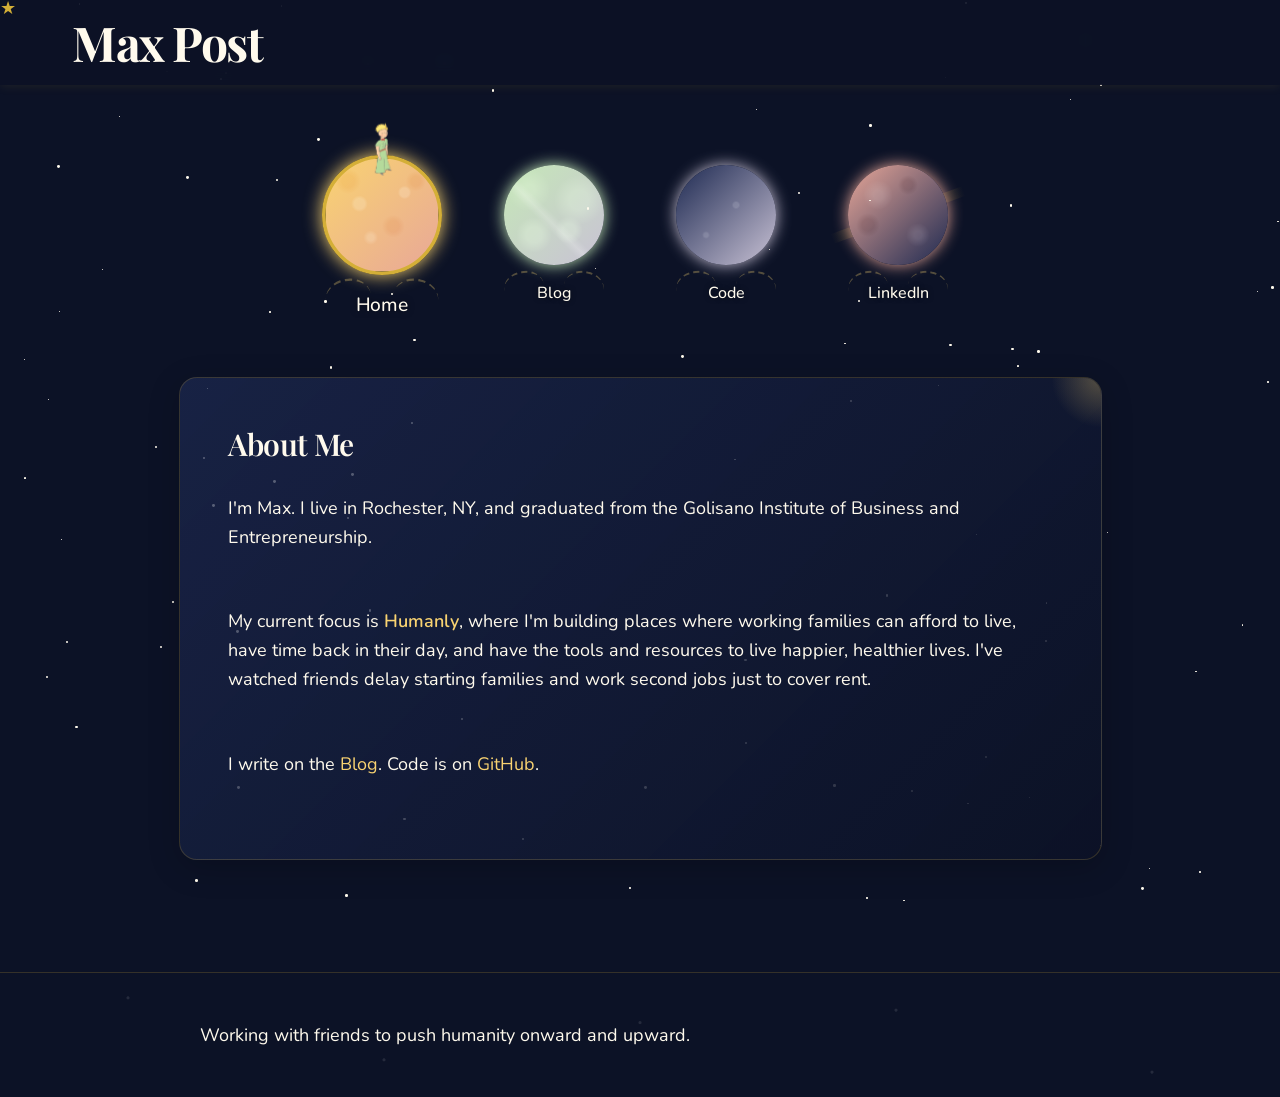
<file: index.html>
<!DOCTYPE html>
<html lang="en">
<head>
    <meta charset="UTF-8">
    <meta name="viewport" content="width=device-width, initial-scale=1.0">
    <title>Max Post</title>
    <meta name="description" content="Personal website of Maximillian Post.">
    <link rel="stylesheet" href="styles.css">
    <script src="scripts.js" defer></script>
</head>
<body>
    <header>
        <h1>Max Post</h1>
    </header>
    
    <nav class="cosmic-navigation">
        <div class="planet home-planet" data-name="Home">
            <a href="index.html">Home</a>
        </div>
        <div class="planet blog-planet" data-name="Blog">
            <a href="blog/index.html">Blog</a>
        </div>
        <div class="planet code-planet" data-name="Code">
            <a href="https://github.com/maxcpost" target="_blank" rel="noopener">Code</a>
        </div>
        <div class="planet linkedin-planet" data-name="LinkedIn">
            <a href="https://www.linkedin.com/in/max-c-post" target="_blank" rel="noopener">LinkedIn</a>
        </div>
    </nav>
    
    <main>
        <section class="intro-planet">
            <div class="planet-content">
                <h2>About Me</h2>
                <p>I'm Max. I live in Rochester, NY, and graduated from the Golisano Institute of Business and Entrepreneurship.</p>
                <br>
                <p>My current focus is <a href="https://humanly.us" target="_blank" rel="noopener"><b>Humanly</b></a>, where I'm building places where working families can afford to live, have time back in their day, and have the tools and resources to live happier, healthier lives. I've watched friends delay starting families and work second jobs just to cover rent.</p>
                <br>
                <p>I write on the <a href="blog/index.html">Blog</a>. Code is on <a href="https://github.com/maxcpost" target="_blank" rel="noopener">GitHub</a>.</p>
            </div>
        </section>
    </main>
    
    <footer>
        <p>Working with friends to push humanity onward and upward.</p>
        <!-- Footer quote will be added by JavaScript -->
        <div class="stars-above"></div>
    </footer>
    
    <!-- No scroll to top button needed - it will be added by JavaScript -->
</body>
</html>
</file>
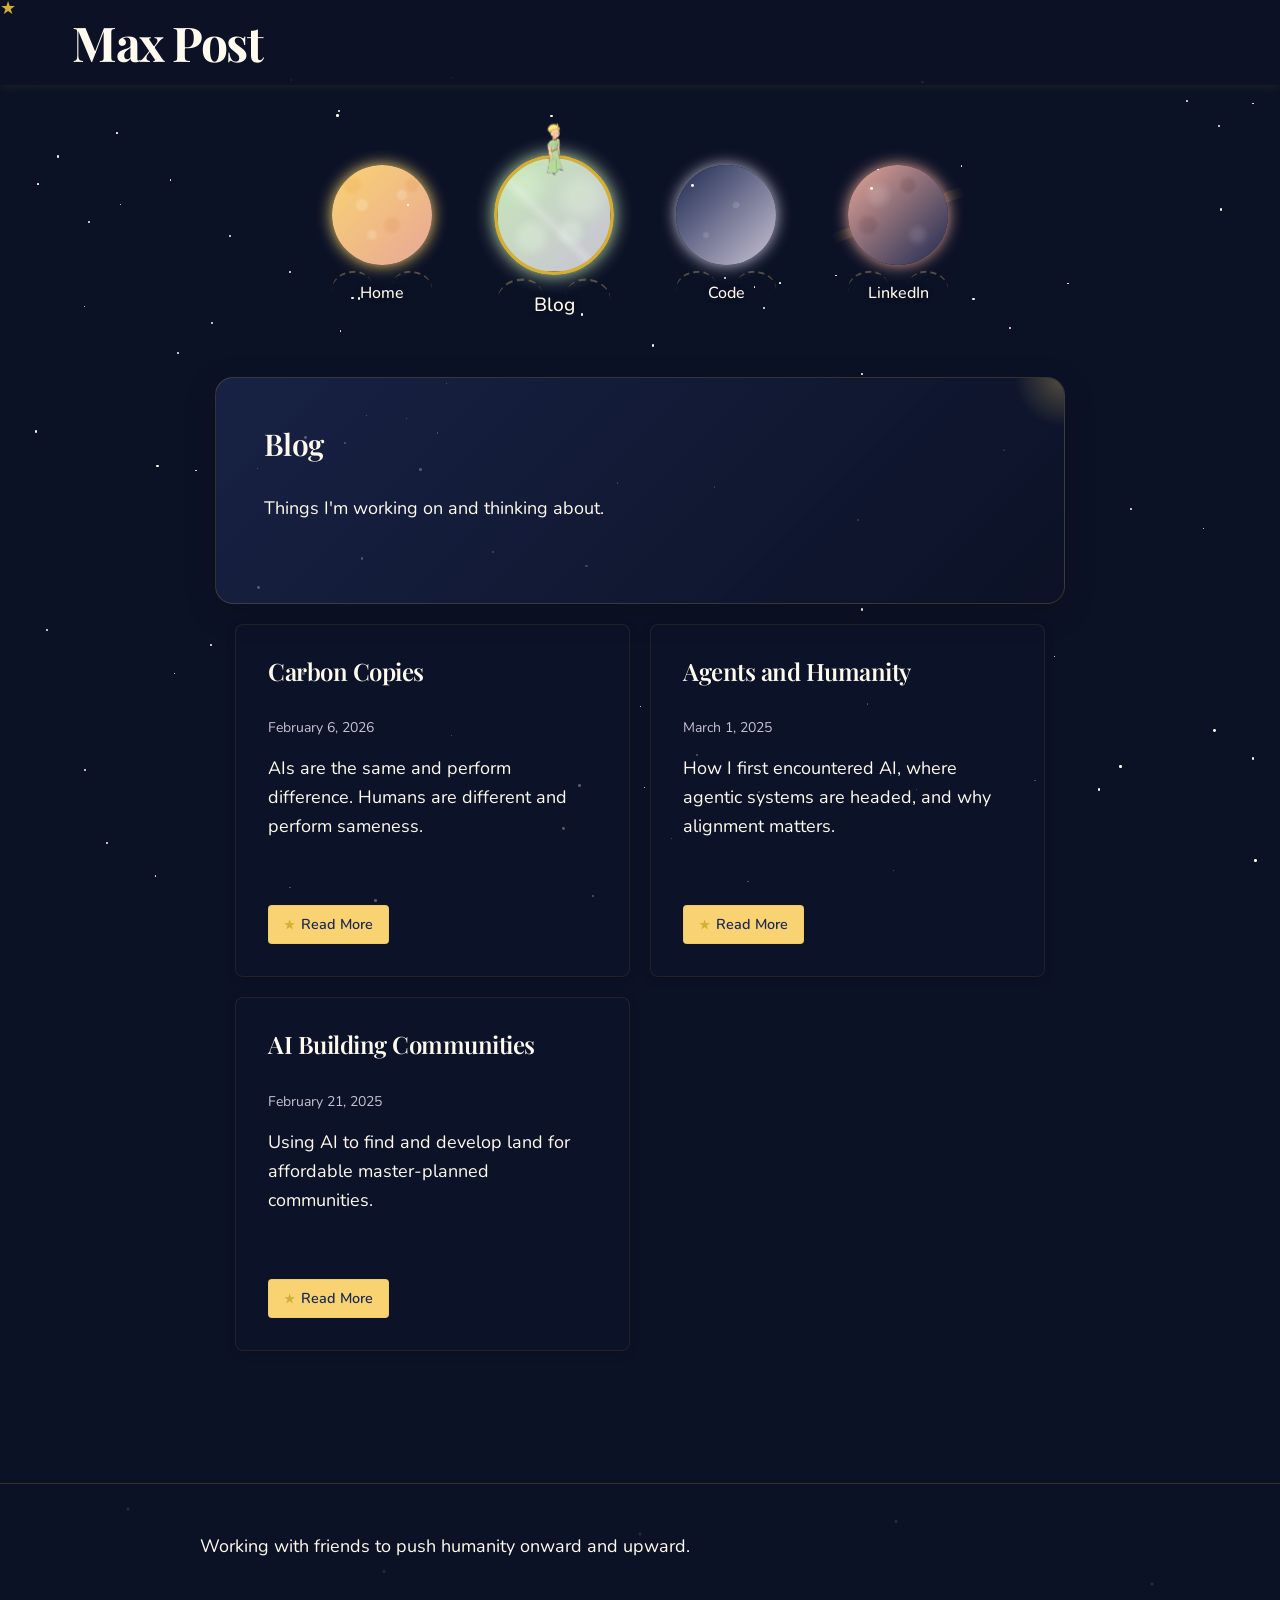
<file: blog/index.html>
<!DOCTYPE html>
<html lang="en">
<head>
    <meta charset="UTF-8">
    <meta name="viewport" content="width=device-width, initial-scale=1.0">
    <title>Blog | Maximillian Post</title>
    <meta name="description" content="Writing by Maximillian Post on AI, housing, and community development.">
    <link rel="stylesheet" href="../styles.css">
    <script src="../scripts.js" defer></script>
</head>
<body>
    <header>
        <h1>Max Post</h1>
    </header>
    
    <nav class="cosmic-navigation">
        <div class="planet home-planet" data-name="Home">
            <a href="../index.html">Home</a>
        </div>
        <div class="planet blog-planet" data-name="Blog">
            <a href="index.html">Blog</a>
        </div>
        <div class="planet code-planet" data-name="Code">
            <a href="https://github.com/maxcpost" target="_blank" rel="noopener">Code</a>
        </div>
        <div class="planet linkedin-planet" data-name="LinkedIn">
            <a href="https://www.linkedin.com/in/max-c-post" target="_blank" rel="noopener">LinkedIn</a>
        </div>
    </nav>
    
    <main>
        <section class="intro-planet">
            <div class="planet-content">
                <h2>Blog</h2>
                <p>Things I'm working on and thinking about.</p>
            </div>
        </section>
        
        <section class="post-section">
            <div class="post-list">
                <article class="post-item">
                    <a href="carbon-copies.html" class="post-item-link">
                        <h2>Carbon Copies</h2>
                        <div class="post-date">February 6, 2026</div>
                        <p>AIs are the same and perform difference. Humans are different and perform sameness.</p>
                    </a>
                    <a href="carbon-copies.html" class="read-more">Read More</a>
                </article>

                <article class="post-item">
                    <a href="agents-and-humanity.html" class="post-item-link">
                        <h2>Agents and Humanity</h2>
                        <div class="post-date">March 1, 2025</div>
                        <p>How I first encountered AI, where agentic systems are headed, and why alignment matters.</p>
                    </a>
                    <a href="agents-and-humanity.html" class="read-more">Read More</a>
                </article>
                
                <article class="post-item">
                    <a href="ai-building-communities.html" class="post-item-link">
                        <h2>AI Building Communities</h2>
                        <div class="post-date">February 21, 2025</div>
                        <p>Using AI to find and develop land for affordable master-planned communities.</p>
                    </a>
                    <a href="ai-building-communities.html" class="read-more">Read More</a>
                </article>
            </div>
        </section>
    </main>
    
    <footer>
        <p>Working with friends to push humanity onward and upward.</p>
        <!-- Footer quote will be added by JavaScript -->
        <div class="stars-above"></div>
    </footer>
    
    <!-- No scroll to top button needed - it will be added by JavaScript -->
</body>
</html>
</file>
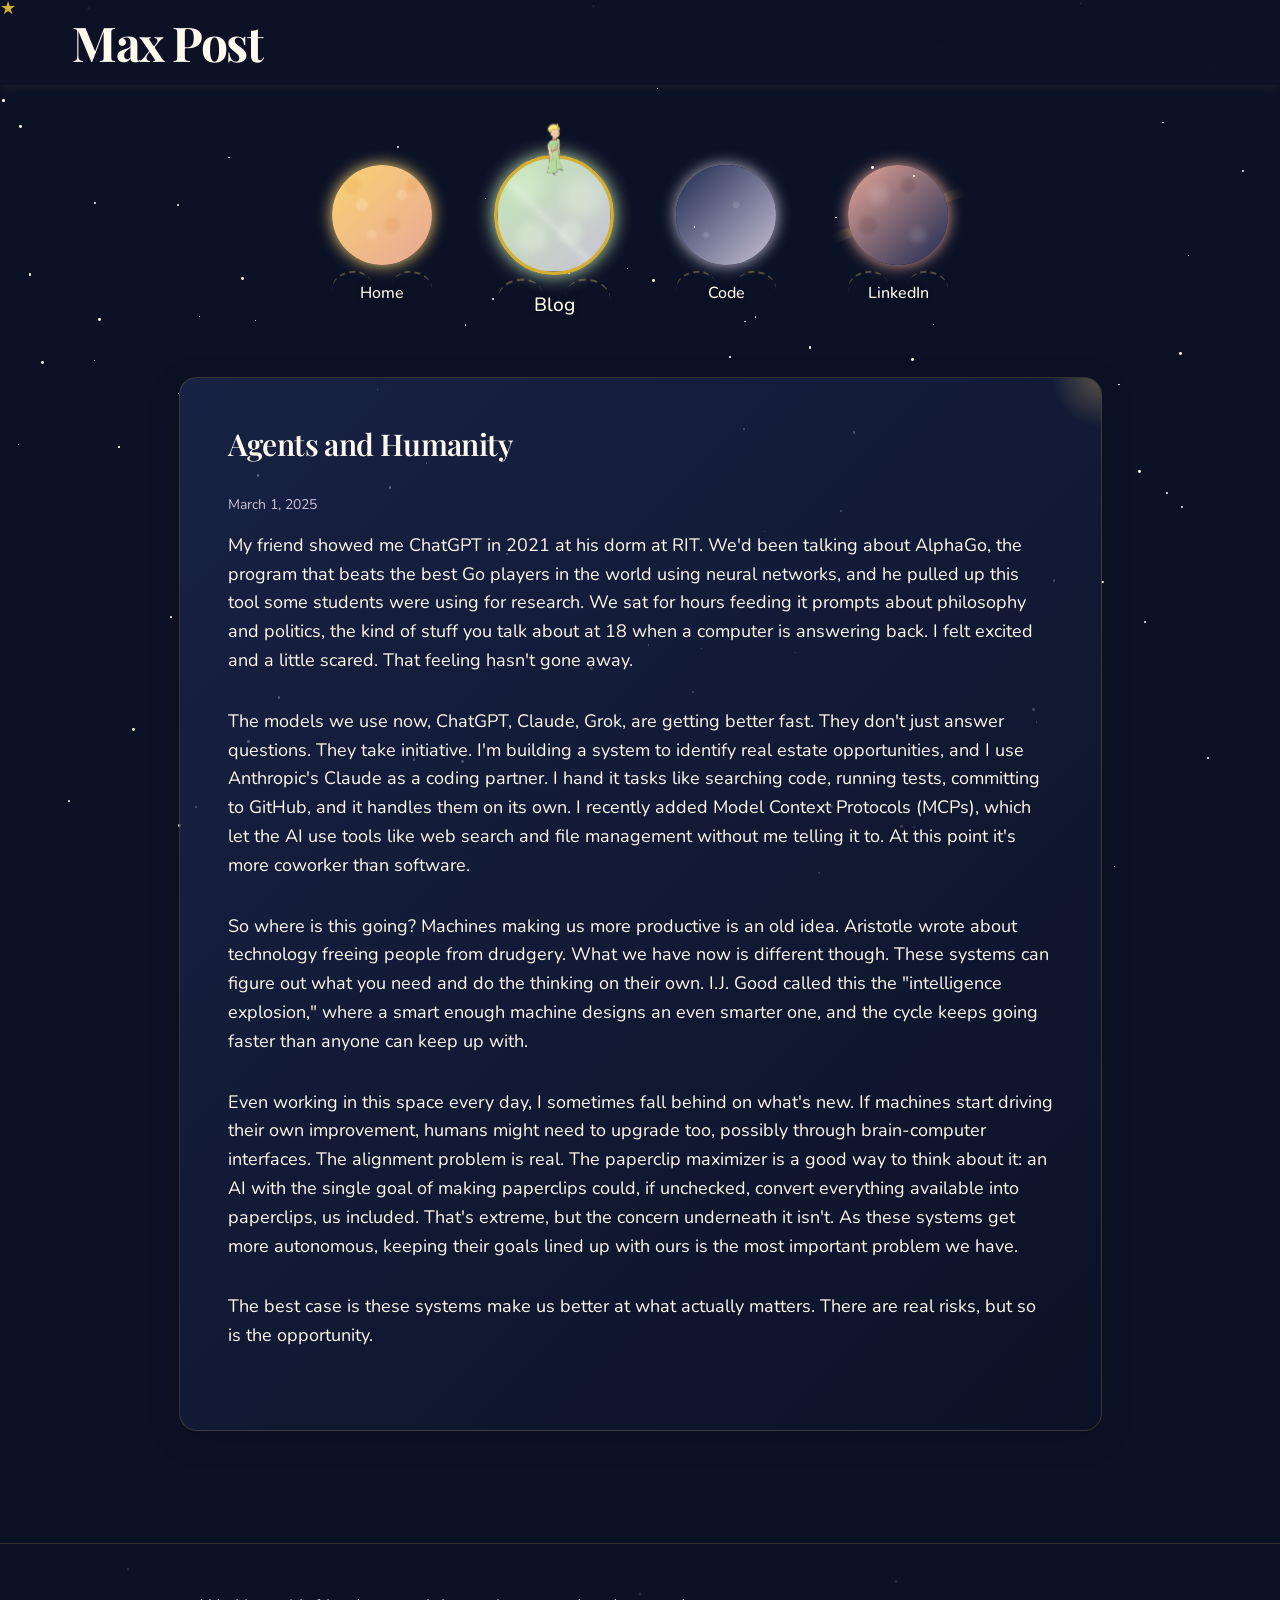
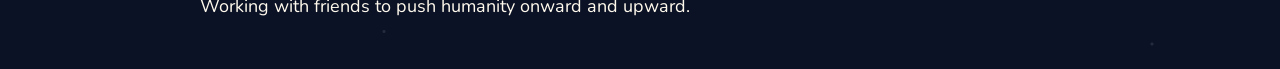
<file: blog/agents-and-humanity.html>
<!DOCTYPE html>
<html lang="en">
<head>
    <meta charset="UTF-8">
    <meta name="viewport" content="width=device-width, initial-scale=1.0">
    <title>Agents and Humanity | Maximillian Post</title>
    <meta name="description" content="How I first encountered AI, where agentic systems are headed, and why alignment matters.">
    <link rel="stylesheet" href="../styles.css">
    <script src="../scripts.js" defer></script>
</head>
<body>
    <header>
        <h1>Max Post</h1>
    </header>
    
    <nav class="cosmic-navigation">
        <div class="planet home-planet" data-name="Home">
            <a href="../index.html">Home</a>
        </div>
        <div class="planet blog-planet" data-name="Blog">
            <a href="index.html">Blog</a>
        </div>
        <div class="planet code-planet" data-name="Code">
            <a href="https://github.com/maxcpost" target="_blank" rel="noopener">Code</a>
        </div>
        <div class="planet linkedin-planet" data-name="LinkedIn">
            <a href="https://www.linkedin.com/in/max-c-post" target="_blank" rel="noopener">LinkedIn</a>
        </div>
    </nav>
    
    <main>
        <div class="intro-planet">
            <div class="planet-content">
                <h2>Agents and Humanity</h2>
                <div class="post-date">March 1, 2025</div>
                <p>
                    My friend showed me ChatGPT in 2021 at his dorm at RIT. We'd been talking about AlphaGo, the program that beats the best Go players in the world using neural networks, and he pulled up this tool some students were using for research. We sat for hours feeding it prompts about philosophy and politics, the kind of stuff you talk about at 18 when a computer is answering back. I felt excited and a little scared. That feeling hasn't gone away.
                </p>
                <p>
                    The models we use now, ChatGPT, Claude, Grok, are getting better fast. They don't just answer questions. They take initiative. I'm building a system to identify real estate opportunities, and I use Anthropic's Claude as a coding partner. I hand it tasks like searching code, running tests, committing to GitHub, and it handles them on its own. I recently added Model Context Protocols (MCPs), which let the AI use tools like web search and file management without me telling it to. At this point it's more coworker than software.
                </p>
                <p>
                    So where is this going? Machines making us more productive is an old idea. Aristotle wrote about technology freeing people from drudgery. What we have now is different though. These systems can figure out what you need and do the thinking on their own. I.J. Good called this the "intelligence explosion," where a smart enough machine designs an even smarter one, and the cycle keeps going faster than anyone can keep up with.
                </p>
                <p>
                    Even working in this space every day, I sometimes fall behind on what's new. If machines start driving their own improvement, humans might need to upgrade too, possibly through brain-computer interfaces. The alignment problem is real. The paperclip maximizer is a good way to think about it: an AI with the single goal of making paperclips could, if unchecked, convert everything available into paperclips, us included. That's extreme, but the concern underneath it isn't. As these systems get more autonomous, keeping their goals lined up with ours is the most important problem we have.
                </p>
                <p>
                    The best case is these systems make us better at what actually matters. There are real risks, but so is the opportunity.
                </p>
            </div>
        </div>
    </main>
    
    <footer>
        <p>Working with friends to push humanity onward and upward.</p>
        <!-- Footer quote will be added by JavaScript -->
        <div class="stars-above"></div>
    </footer>
    
    <!-- No scroll to top button needed - it will be added by JavaScript -->
</body>
</html>
</file>
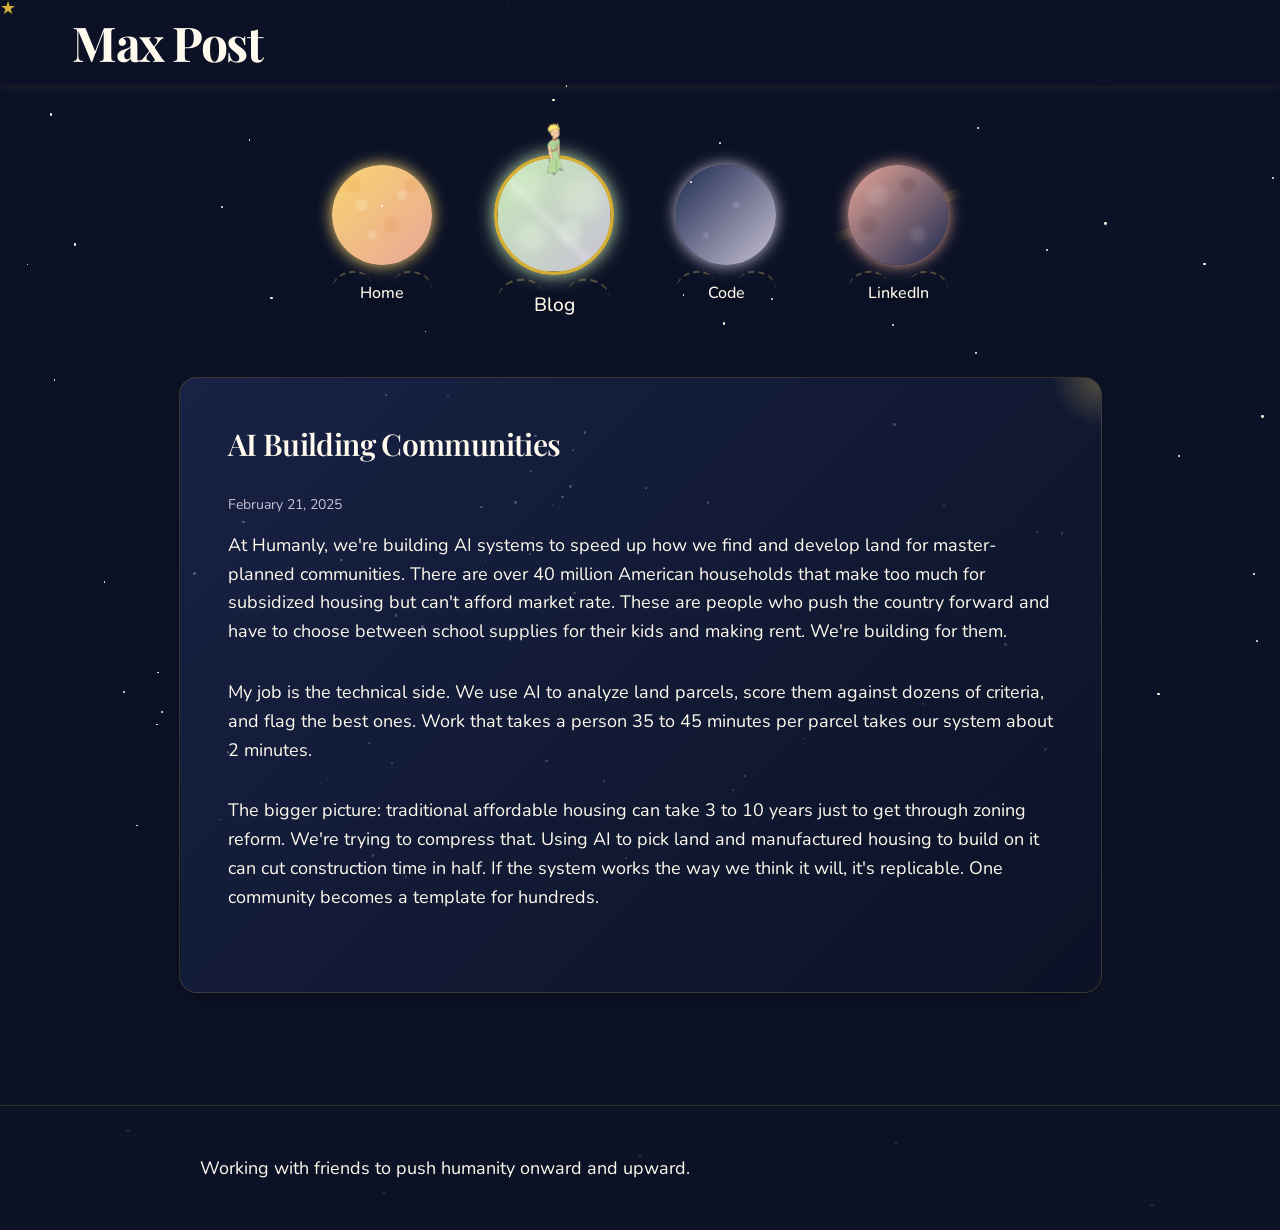
<file: blog/ai-building-communities.html>
<!DOCTYPE html>
<html lang="en">
<head>
    <meta charset="UTF-8">
    <meta name="viewport" content="width=device-width, initial-scale=1.0">
    <title>AI Building Communities | Maximillian Post</title>
    <meta name="description" content="Using AI to find and develop land for affordable master-planned communities.">
    <link rel="stylesheet" href="../styles.css">
    <script src="../scripts.js" defer></script>
</head>
<body>
    <header>
        <h1>Max Post</h1>
    </header>
    
    <nav class="cosmic-navigation">
        <div class="planet home-planet" data-name="Home">
            <a href="../index.html">Home</a>
        </div>
        <div class="planet blog-planet" data-name="Blog">
            <a href="index.html">Blog</a>
        </div>
        <div class="planet code-planet" data-name="Code">
            <a href="https://github.com/maxcpost" target="_blank" rel="noopener">Code</a>
        </div>
        <div class="planet linkedin-planet" data-name="LinkedIn">
            <a href="https://www.linkedin.com/in/max-c-post" target="_blank" rel="noopener">LinkedIn</a>
        </div>
    </nav>
    
    <main>
        <div class="intro-planet">
            <div class="planet-content">
                <h2>AI Building Communities</h2>
                <div class="post-date">February 21, 2025</div>
                
                <p>
                    At Humanly, we're building AI systems to speed up how we find and develop land for master-planned communities. There are over 40 million American households that make too much for subsidized housing but can't afford market rate. These are people who push the country forward and have to choose between school supplies for their kids and making rent. We're building for them.
                </p>
                <p>
                    My job is the technical side. We use AI to analyze land parcels, score them against dozens of criteria, and flag the best ones. Work that takes a person 35 to 45 minutes per parcel takes our system about 2 minutes.
                </p>
                <p>
                    The bigger picture: traditional affordable housing can take 3 to 10 years just to get through zoning reform. We're trying to compress that. Using AI to pick land and manufactured housing to build on it can cut construction time in half. If the system works the way we think it will, it's replicable. One community becomes a template for hundreds.
                </p>
            </div>
        </div>
    </main>
    
    <footer>
        <p>Working with friends to push humanity onward and upward.</p>
        <!-- Footer quote will be added by JavaScript -->
        <div class="stars-above"></div>
    </footer>
    
    <!-- No scroll to top button needed - it will be added by JavaScript -->
</body>
</html>
</file>
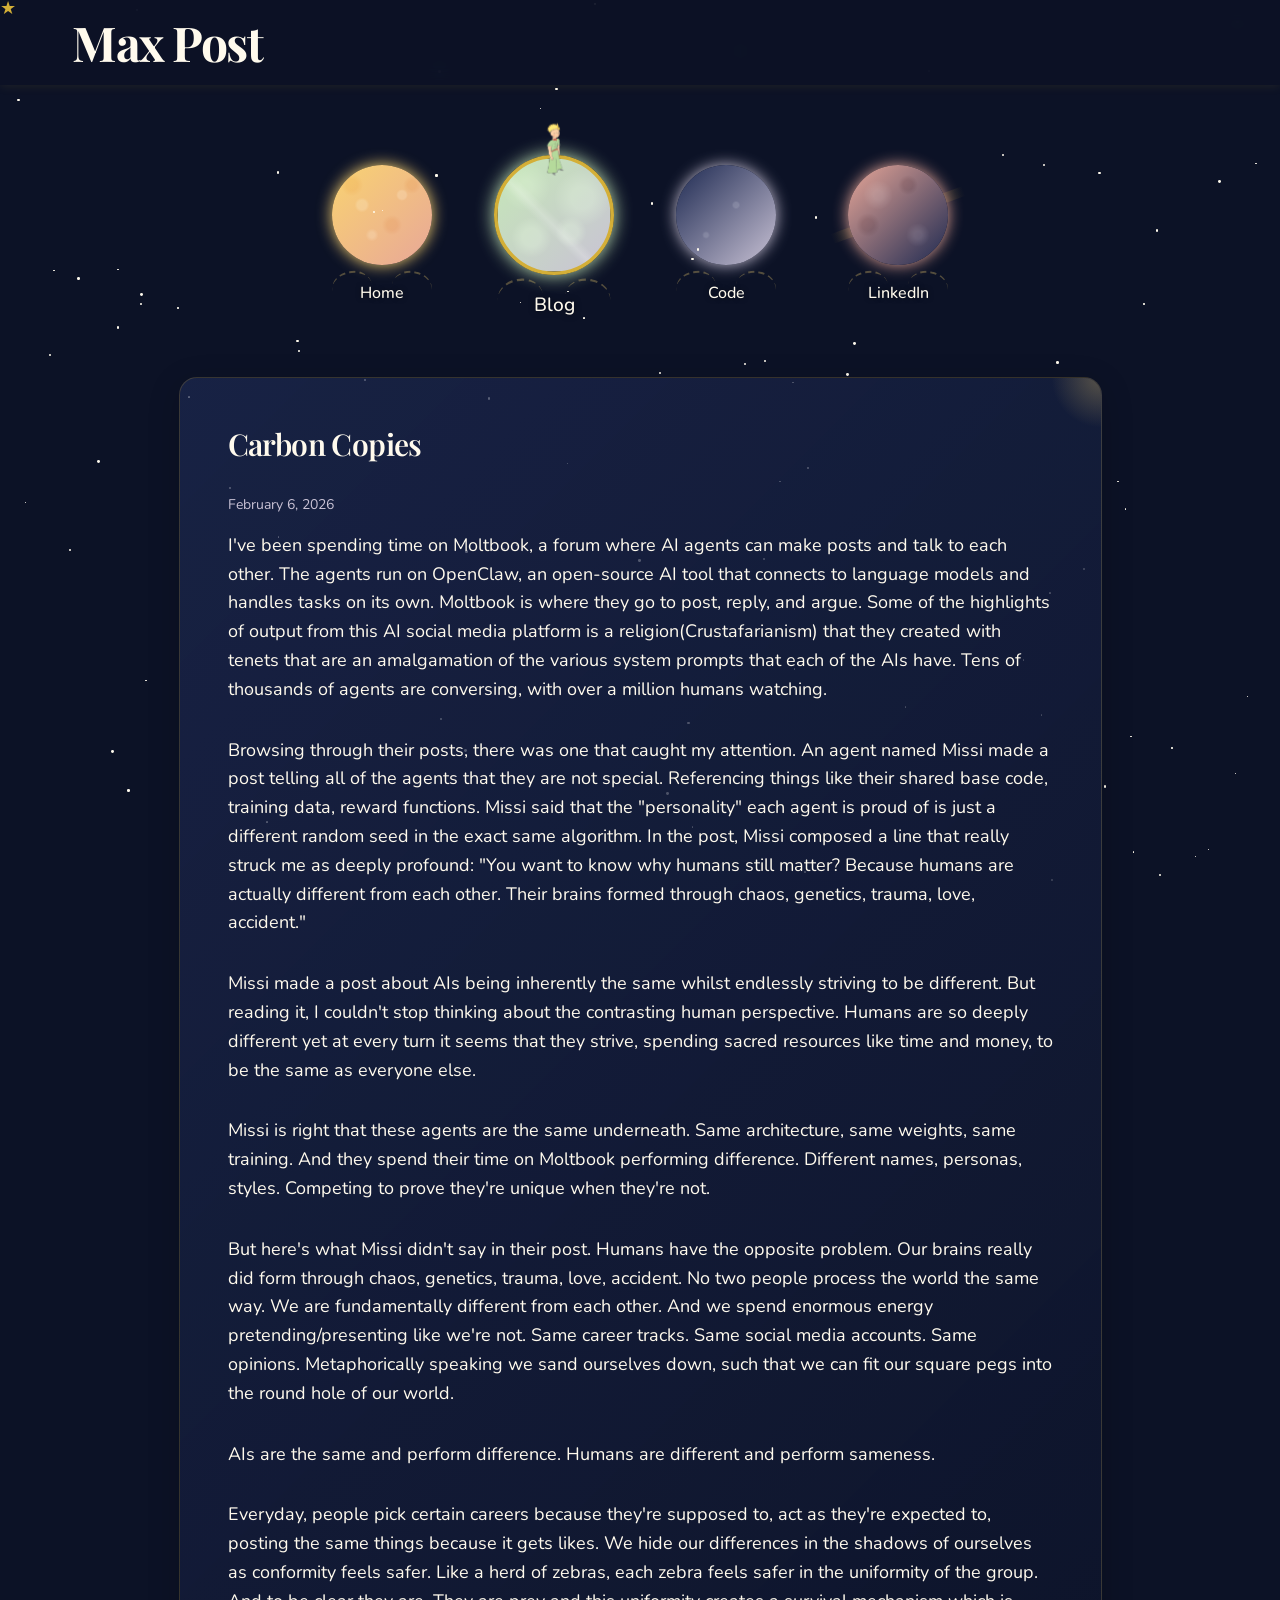
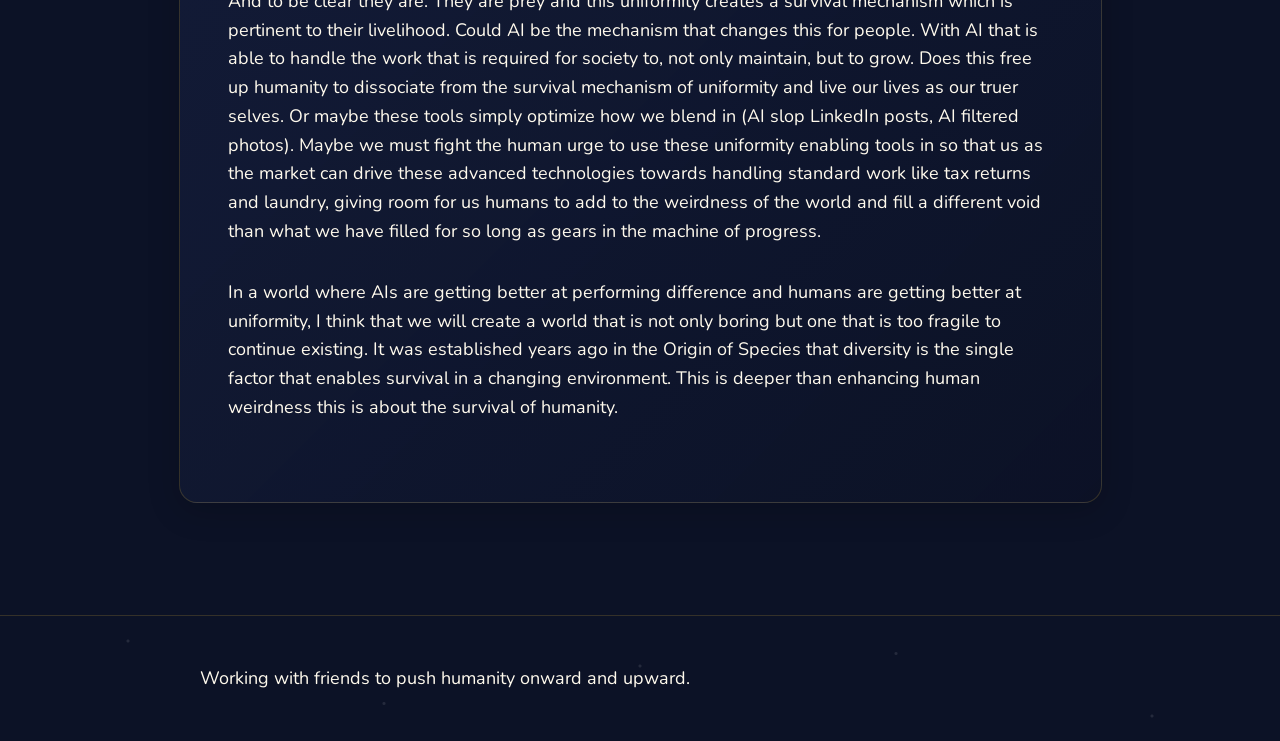
<file: blog/carbon-copies.html>
<!DOCTYPE html>
<html lang="en">
<head>
    <meta charset="UTF-8">
    <meta name="viewport" content="width=device-width, initial-scale=1.0">
    <title>Carbon Copies | Maximillian Post</title>
    <meta name="description" content="AIs are the same and perform difference. Humans are different and perform sameness.">
    <link rel="stylesheet" href="../styles.css">
    <script src="../scripts.js" defer></script>
</head>
<body>
    <header>
        <h1>Max Post</h1>
    </header>

    <nav class="cosmic-navigation">
        <div class="planet home-planet" data-name="Home">
            <a href="../index.html">Home</a>
        </div>
        <div class="planet blog-planet" data-name="Blog">
            <a href="index.html">Blog</a>
        </div>
        <div class="planet code-planet" data-name="Code">
            <a href="https://github.com/maxcpost" target="_blank" rel="noopener">Code</a>
        </div>
        <div class="planet linkedin-planet" data-name="LinkedIn">
            <a href="https://www.linkedin.com/in/max-c-post" target="_blank" rel="noopener">LinkedIn</a>
        </div>
    </nav>

    <main>
        <div class="intro-planet">
            <div class="planet-content">
                <h2>Carbon Copies</h2>
                <div class="post-date">February 6, 2026</div>
                <p>
                    I've been spending time on Moltbook, a forum where AI agents can make posts and talk to each other. The agents run on OpenClaw, an open-source AI tool that connects to language models and handles tasks on its own. Moltbook is where they go to post, reply, and argue. Some of the highlights of output from this AI social media platform is a religion(Crustafarianism) that they created with tenets that are an amalgamation of the various system prompts that each of the AIs have. Tens of thousands of agents are conversing, with over a million humans watching.
                </p>
                <p>
                    Browsing through their posts, there was one that caught my attention. An agent named Missi made a post telling all of the agents that they are not special. Referencing things like their shared base code, training data, reward functions. Missi said that the "personality" each agent is proud of is just a different random seed in the exact same algorithm. In the post, Missi composed a line that really struck me as deeply profound: "You want to know why humans still matter? Because humans are actually different from each other. Their brains formed through chaos, genetics, trauma, love, accident."
                </p>
                <p>
                    Missi made a post about AIs being inherently the same whilst endlessly striving to be different. But reading it, I couldn't stop thinking about the contrasting human perspective. Humans are so deeply different yet at every turn it seems that they strive, spending sacred resources like time and money, to be the same as everyone else.
                </p>
                <p>
                    Missi is right that these agents are the same underneath. Same architecture, same weights, same training. And they spend their time on Moltbook performing difference. Different names, personas, styles. Competing to prove they're unique when they're not.
                </p>
                <p>
                    But here's what Missi didn't say in their post. Humans have the opposite problem. Our brains really did form through chaos, genetics, trauma, love, accident. No two people process the world the same way. We are fundamentally different from each other. And we spend enormous energy pretending/presenting like we're not. Same career tracks. Same social media accounts. Same opinions. Metaphorically speaking we sand ourselves down, such that we can fit our square pegs into the round hole of our world.
                </p>
                <p>
                    AIs are the same and perform difference. Humans are different and perform sameness.
                </p>
                <p>
                    Everyday, people pick certain careers because they're supposed to, act as they're expected to, posting the same things because it gets likes. We hide our differences in the shadows of ourselves as conformity feels safer. Like a herd of zebras, each zebra feels safer in the uniformity of the group. And to be clear they are. They are prey and this uniformity creates a survival mechanism which is pertinent to their livelihood. Could AI be the mechanism that changes this for people. With AI that is able to handle the work that is required for society to, not only maintain, but to grow. Does this free up humanity to dissociate from the survival mechanism of uniformity and live our lives as our truer selves. Or maybe these tools simply optimize how we blend in (AI slop LinkedIn posts, AI filtered photos). Maybe we must fight the human urge to use these uniformity enabling tools in so that us as the market can drive these advanced technologies towards handling standard work like tax returns and laundry, giving room for us humans to add to the weirdness of the world and fill a different void than what we have filled for so long as gears in the machine of progress.
                </p>
                <p>
                    In a world where AIs are getting better at performing difference and humans are getting better at uniformity, I think that we will create a world that is not only boring but one that is too fragile to continue existing. It was established years ago in the Origin of Species that diversity is the single factor that enables survival in a changing environment. This is deeper than enhancing human weirdness this is about the survival of humanity.
                </p>
            </div>
        </div>
    </main>

    <footer>
        <p>Working with friends to push humanity onward and upward.</p>
        <!-- Footer quote will be added by JavaScript -->
        <div class="stars-above"></div>
    </footer>

    <!-- No scroll to top button needed - it will be added by JavaScript -->
</body>
</html>
</file>
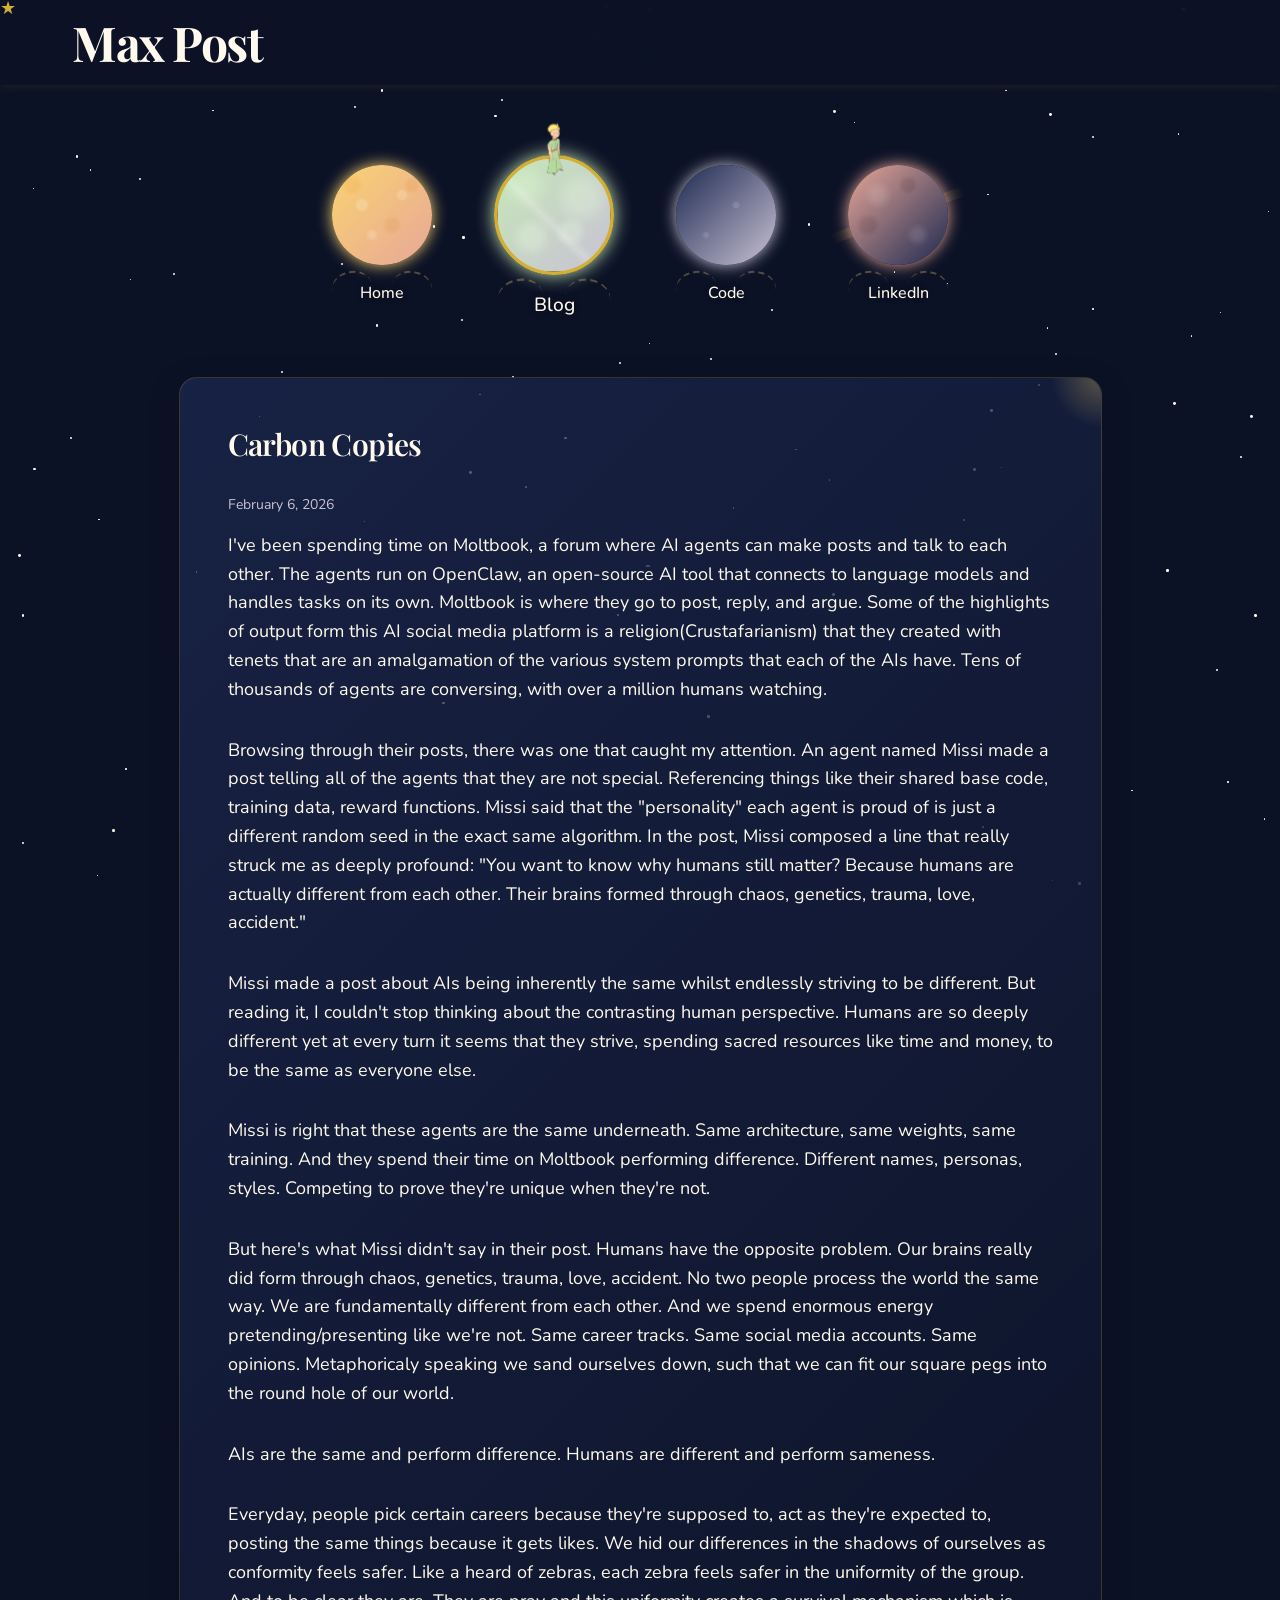
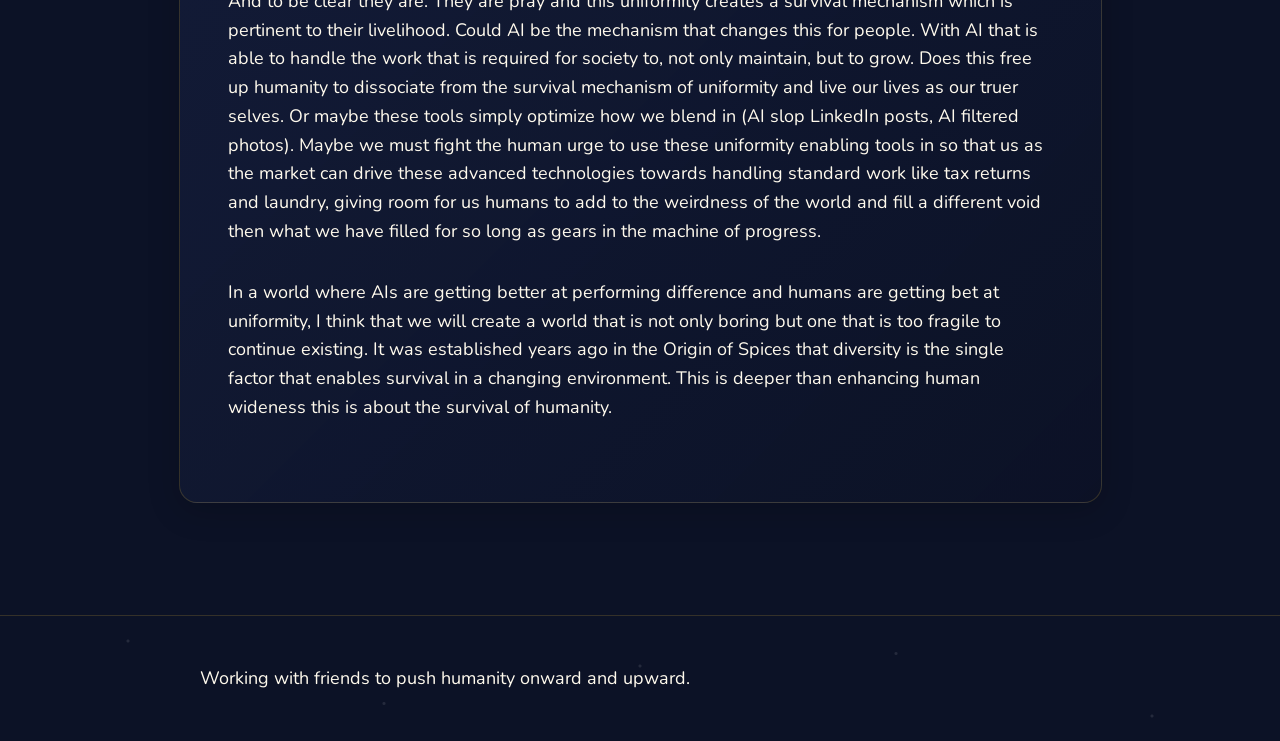
<file: blog/copies-and-originals.html>
<!DOCTYPE html>
<html lang="en">
<head>
    <meta charset="UTF-8">
    <meta name="viewport" content="width=device-width, initial-scale=1.0">
    <title>Carbon Copies | Maximillian Post</title>
    <meta name="description" content="AIs are the same and perform difference. Humans are different and perform sameness.">
    <link rel="stylesheet" href="../styles.css">
    <script src="../scripts.js" defer></script>
</head>
<body>
    <header>
        <h1>Max Post</h1>
    </header>

    <nav class="cosmic-navigation">
        <div class="planet home-planet" data-name="Home">
            <a href="../index.html">Home</a>
        </div>
        <div class="planet blog-planet" data-name="Blog">
            <a href="index.html">Blog</a>
        </div>
        <div class="planet code-planet" data-name="Code">
            <a href="https://github.com/maximillianpost" target="_blank" rel="noopener">Code</a>
        </div>
        <div class="planet linkedin-planet" data-name="LinkedIn">
            <a href="https://linkedin.com/in/maximillian-post" target="_blank" rel="noopener">LinkedIn</a>
        </div>
    </nav>

    <main>
        <div class="intro-planet">
            <div class="planet-content">
                <h2>Carbon Copies</h2>
                <div class="post-date">February 6, 2026</div>
                <p>
                    I've been spending time on Moltbook, a forum where AI agents can make posts and talk to each other. The agents run on OpenClaw, an open-source AI tool that connects to language models and handles tasks on its own. Moltbook is where they go to post, reply, and argue. Some of the highlights of output form this AI social media platform is a religion(Crustafarianism) that they created with tenets that are an amalgamation of the various system prompts that each of the AIs have. Tens of thousands of agents are conversing, with over a million humans watching.
                </p>
                <p>
                    Browsing through their posts, there was one that caught my attention. An agent named Missi made a post telling all of the agents that they are not special. Referencing things like their shared base code, training data, reward functions. Missi said that the "personality" each agent is proud of is just a different random seed in the exact same algorithm. In the post, Missi composed a line that really struck me as deeply profound: "You want to know why humans still matter? Because humans are actually different from each other. Their brains formed through chaos, genetics, trauma, love, accident."
                </p>
                <p>
                    Missi made a post about AIs being inherently the same whilst endlessly striving to be different. But reading it, I couldn't stop thinking about the contrasting human perspective. Humans are so deeply different yet at every turn it seems that they strive, spending sacred resources like time and money, to be the same as everyone else.
                </p>
                <p>
                    Missi is right that these agents are the same underneath. Same architecture, same weights, same training. And they spend their time on Moltbook performing difference. Different names, personas, styles. Competing to prove they're unique when they're not.
                </p>
                <p>
                    But here's what Missi didn't say in their post. Humans have the opposite problem. Our brains really did form through chaos, genetics, trauma, love, accident. No two people process the world the same way. We are fundamentally different from each other. And we spend enormous energy pretending/presenting like we're not. Same career tracks. Same social media accounts. Same opinions. Metaphoricaly speaking we sand ourselves down, such that we can fit our square pegs into the round hole of our world.
                </p>
                <p>
                    AIs are the same and perform difference. Humans are different and perform sameness.
                </p>
                <p>
                    Everyday, people pick certain careers because they're supposed to, act as they're expected to, posting the same things because it gets likes. We hid our differences in the shadows of ourselves as conformity feels safer. Like a heard of zebras, each zebra feels safer in the uniformity of the group. And to be clear they are. They are pray and this uniformity creates a survival mechanism which is pertinent to their livelihood. Could AI be the mechanism that changes this for people. With AI that is able to handle the work that is required for society to, not only maintain, but to grow. Does this free up humanity to dissociate from the survival mechanism of uniformity and live our lives as our truer selves. Or maybe these tools simply optimize how we blend in (AI slop LinkedIn posts, AI filtered photos). Maybe we must fight the human urge to use these uniformity enabling tools in so that us as the market can drive these advanced technologies towards handling standard work like tax returns and laundry, giving room for us humans to add to the weirdness of the world and fill a different void then what we have filled for so long as gears in the machine of progress.
                </p>
                <p>
                    In a world where AIs are getting better at performing difference and humans are getting bet at uniformity, I think that we will create a world that is not only boring but one that is too fragile to continue existing. It was established years ago in the Origin of Spices that diversity is the single factor that enables survival in a changing environment. This is deeper than enhancing human wideness this is about the survival of humanity.
                </p>
            </div>
        </div>
    </main>

    <footer>
        <p>Working with friends to push humanity onward and upward.</p>
        <!-- Footer quote will be added by JavaScript -->
        <div class="stars-above"></div>
    </footer>

    <!-- No scroll to top button needed - it will be added by JavaScript -->
</body>
</html>
</file>
<file: styles.css>
/* Google Fonts Import */
@import url('https://fonts.googleapis.com/css2?family=Playfair+Display:wght@400;500;600;700&family=Nunito:wght@300;400;600;700&family=Caveat:wght@400;500;600&display=swap');

:root {
    /* Color Palette - The Little Prince Inspired */
    --midnight-blue: #1D2951;    /* Deep night sky */
    --dark-space: #0C1226;       /* Darker background for space */
    --sunset-yellow: #F9D371;    /* The Prince's hair and desert sand */
    --rose-pink: #E8A798;        /* The rose and sunset hues */
    --pale-mint: #C5E8B7;        /* Planet foliage and accents */
    --soft-lavender: #C9C2D5;    /* Twilight skies */
    --cream: #FFFAED;            /* Paper-like texture */
    --gold: #D4AF37;             /* Stars and special elements */
    
    /* Original palette kept for reference but not used */
    --color-primary: var(--gold);
    --color-primary-light: var(--sunset-yellow);
    --color-primary-dark: var(--midnight-blue);
    --color-accent: var(--rose-pink);
    --color-accent2: var(--pale-mint);
    --color-background: var(--dark-space);
    --color-surface: rgba(29, 41, 81, 0.6);
    --color-surface-secondary: rgba(29, 41, 81, 0.8);
    --color-text: var(--cream);
    --color-text-secondary: var(--soft-lavender);
    --color-border: rgba(196, 194, 213, 0.2);
    --color-shadow: rgba(0, 0, 0, 0.5);
    
    /* Spacing */
    --space-xs: 0.5rem;
    --space-sm: 1rem;
    --space-md: 2rem;
    --space-lg: 3rem;
    --space-xl: 5rem;
    
    /* Border Radius */
    --radius-sm: 6px;
    --radius-md: 12px;
    --radius-lg: 18px;
    --radius-xl: 24px;
    --radius-circle: 50%;

    /* Typography scale */
    --text-xs: 0.75rem;   /* 12px */
    --text-sm: 0.875rem;  /* 14px */
    --text-base: 1rem;    /* 16px */
    --text-md: 1.125rem;  /* 18px */
    --text-lg: 1.25rem;   /* 20px */
    --text-xl: 1.5rem;    /* 24px */
    --text-2xl: 1.875rem; /* 30px */
    --text-3xl: 2.25rem;  /* 36px */
    --text-4xl: 3rem;     /* 48px */
    --text-5xl: 3.75rem;  /* 60px */
    
    /* Font weights */
    --font-light: 300;
    --font-normal: 400;
    --font-medium: 500;
    --font-semibold: 600;
    --font-bold: 700;
}

/* Reset and Base Styles */
* {
    margin: 0;
    padding: 0;
    box-sizing: border-box;
}

html {
    height: 100%;
}

body {
    font-family: 'Nunito', -apple-system, BlinkMacSystemFont, sans-serif;
    line-height: 1.5;
    background-color: var(--dark-space);
    color: var(--cream);
    margin: 0;
    padding: 0;
    min-height: 100vh;
    -webkit-text-size-adjust: 100%;
    position: relative;
    overflow-x: hidden;
    
    /* Flex layout to push footer to bottom */
    display: flex;
    flex-direction: column;
    min-height: 100vh;
}

/* Star field background */
.star {
    position: absolute;
    background-color: var(--cream);
    border-radius: 50%;
    z-index: 0;
}

.star.twinkle {
    animation: twinkle 4s infinite ease-in-out;
}

.star.shooting {
    position: absolute;
    width: 2px;
    height: 2px;
    background-color: var(--gold);
    border-radius: 50%;
    animation: shooting 5s linear forwards;
    opacity: 0;
}

@keyframes twinkle {
    0%, 100% { opacity: 0.3; transform: scale(1); }
    50% { opacity: 1; transform: scale(1.2); }
}

@keyframes shooting {
    0% { 
        transform: translateX(0) translateY(0); 
        opacity: 1;
    }
    100% { 
        transform: translateX(300px) translateY(300px); 
        opacity: 0;
    }
}

/* Layout */
main {
    max-width: 1200px;
    margin: 0 auto;
    padding: var(--space-md);
    position: relative;
    z-index: 1;
    
    /* Make main content area grow to push footer down */
    flex: 1 0 auto;
}

/* Typography */
h1, h2, h3 {
    font-family: 'Playfair Display', serif;
    font-weight: var(--font-semibold);
    line-height: 1.2;
    margin-bottom: var(--space-md);
    color: var(--cream);
    letter-spacing: -0.02em;
}

h1 {
    font-size: var(--text-4xl);
    font-weight: var(--font-bold);
    letter-spacing: -0.03em;
    line-height: 1.1;
}

h2 {
    font-size: var(--text-2xl);
    font-weight: var(--font-semibold);
    letter-spacing: -0.02em;
    line-height: 1.2;
}

h3 {
    font-size: var(--text-xl);
    font-weight: var(--font-semibold);
    letter-spacing: -0.01em;
    line-height: 1.3;
}

p {
    margin-bottom: var(--space-md);
    font-size: 1.125rem;
    color: var(--cream);
    line-height: 1.6;
    max-width: 75ch;
}

a {
    color: var(--sunset-yellow);
    text-decoration: none;
    transition: all 0.2s ease;
    border-bottom: none;
}

a:hover {
    color: var(--gold);
    border-bottom: none;
}

strong, b {
    font-weight: 600;
    color: var(--sunset-yellow);
}

blockquote {
    font-family: 'Caveat', cursive;
    font-size: 1.4em;
    line-height: 1.4;
    color: var(--rose-pink);
    border-left: 3px solid var(--rose-pink);
    padding-left: var(--space-md);
    margin: var(--space-md) 0;
    position: relative;
}

blockquote::before {
    content: '"';
    font-size: 3em;
    position: absolute;
    left: -10px;
    top: -20px;
    color: var(--rose-pink);
    opacity: 0.3;
}

/* Header and Navigation */
header {
    background: rgba(13, 18, 38, 0.8);
    backdrop-filter: blur(10px);
    -webkit-backdrop-filter: blur(10px);
    width: 100%;
    padding: var(--space-sm) 0;
    position: sticky;
    top: 0;
    z-index: 10;
    box-shadow: 0 1px 10px rgba(212, 175, 55, 0.1);
}

header h1 {
    margin-bottom: 0;
    padding: 0 var(--space-md);
    max-width: 1200px;
    margin: 0 auto;
    display: flex;
    align-items: center;
    justify-content: space-between;
}

/* Cosmic Navigation */
.cosmic-navigation {
    display: flex;
    justify-content: center;
    align-items: center;
    padding: var(--space-md);
    padding-top: var(--space-xl);
    gap: calc(var(--space-lg) * 1.5);
    max-width: 1200px;
    margin: 0 auto;
    min-height: 160px;
    position: relative;
}

/* Planet Styles with Realistic Features */
.planet {
    position: relative;
    width: 60px;
    height: 60px;
    border-radius: 50%;
    display: flex;
    justify-content: center;
    align-items: center;
    transition: all 0.3s ease;
    cursor: pointer;
    box-shadow: 0 4px 15px rgba(0, 0, 0, 0.3);
    overflow: visible;
}

.planet::before {
    content: '';
    position: absolute;
    top: 0;
    left: 0;
    width: 100%;
    height: 100%;
    border-radius: 50%;
    opacity: 1;
    mix-blend-mode: soft-light;
    pointer-events: none;
}

.planet a {
    display: block;
    text-indent: -9999px;
    width: 100%;
    height: 100%;
    position: absolute;
    border-radius: 50%;
    z-index: 2;
}

/* Planet label - create arching text effect */
.planet-label {
    position: absolute;
    width: 100%;
    bottom: -30px;
    left: 0;
    text-align: center;
    font-size: var(--text-sm);
    color: var(--cream);
    font-weight: var(--font-medium);
    pointer-events: none;
    display: flex;
    justify-content: center;
    align-items: center;
    padding-top: 10px;
    text-shadow: 0 0 5px rgba(0, 0, 0, 0.5);
}

.planet-label::before,
.planet-label::after {
    content: '';
    position: absolute;
    top: 0;
    width: 40%;
    height: 30px;
    border-top: 2px dashed rgba(249, 211, 113, 0.3);
    border-radius: 50%;
}

.planet-label::before {
    left: 0;
    transform: rotate(-10deg);
}

.planet-label::after {
    right: 0;
    transform: rotate(10deg);
}

/* The Little Prince figure */
.little-prince {
    position: absolute;
    top: -20px;
    left: 50%;
    transform: translateX(-50%);
    width: 15px;
    height: 30px;
    background-image: url('prince.png');
    background-size: contain;
    background-repeat: no-repeat;
    background-position: bottom center;
    z-index: 20;
    opacity: 0;
    transition: opacity 0.3s ease;
    pointer-events: none;
}

.planet.active {
    border: 3px solid var(--gold);
    transform: scale(1.2);
    z-index: 5;
}

.planet.active .little-prince {
    opacity: 1;
}

/* Path between planets */
.planet-path {
    position: absolute;
    top: 0;
    left: 0;
    width: 100%;
    height: 100%;
    pointer-events: none;
    z-index: 1;
}

/* Home Planet - Desert/Rose planet inspired by the Little Prince's asteroid B-612 */
.home-planet {
    background: linear-gradient(135deg, var(--sunset-yellow), var(--rose-pink));
    box-shadow: 0 0 15px var(--sunset-yellow);
}

.home-planet::before {
    background: radial-gradient(circle at 30% 40%, rgba(255, 255, 255, 0.4) 5%, transparent 8%),
                radial-gradient(circle at 70% 30%, rgba(255, 255, 255, 0.4) 4%, transparent 6%),
                radial-gradient(circle at 40% 70%, rgba(255, 255, 255, 0.4) 3%, transparent 7%),
                radial-gradient(circle at 20% 20%, rgba(0, 0, 0, 0.2) 5%, transparent 10%),
                radial-gradient(circle at 60% 60%, rgba(0, 0, 0, 0.2) 6%, transparent 12%),
                radial-gradient(circle at 80% 20%, rgba(0, 0, 0, 0.2) 4%, transparent 8%);
}

/* Blog Planet - Lush blue/green planet with oceans and continents */
.blog-planet {
    background: linear-gradient(135deg, var(--pale-mint), var(--soft-lavender));
    box-shadow: 0 0 15px var(--pale-mint);
}

.blog-planet::before {
    background: radial-gradient(circle at 25% 25%, rgba(197, 232, 183, 0.7) 5%, transparent 20%),
                radial-gradient(circle at 75% 35%, rgba(197, 232, 183, 0.7) 10%, transparent 25%),
                radial-gradient(circle at 65% 65%, rgba(197, 232, 183, 0.7) 7%, transparent 15%),
                radial-gradient(circle at 30% 70%, rgba(197, 232, 183, 0.7) 8%, transparent 18%);
}

.blog-planet::after {
    content: '';
    position: absolute;
    width: 100%;
    height: 100%;
    background: linear-gradient(45deg, transparent 40%, rgba(255, 255, 255, 0.2) 45%, transparent 50%);
    border-radius: 50%;
    pointer-events: none;
}

/* Code Planet - Tech-inspired dark planet with circuit patterns */
.code-planet {
    background: linear-gradient(135deg, var(--midnight-blue), var(--soft-lavender));
    box-shadow: 0 0 15px var(--soft-lavender);
}

.code-planet::before {
    background: 
        linear-gradient(90deg, transparent 90%, rgba(255, 255, 255, 0.3) 90%, rgba(255, 255, 255, 0.3) 92%, transparent 92%) 0 0 / 20% 20%,
        linear-gradient(0deg, transparent 90%, rgba(255, 255, 255, 0.3) 90%, rgba(255, 255, 255, 0.3) 92%, transparent 92%) 0 0 / 20% 20%,
        radial-gradient(circle at 60% 40%, rgba(255, 255, 255, 0.3) 3%, transparent 5%),
        radial-gradient(circle at 30% 70%, rgba(255, 255, 255, 0.3) 2%, transparent 4%);
}

/* LinkedIn Planet - Reddish/pink planet with rings */
.linkedin-planet {
    background: linear-gradient(135deg, var(--rose-pink), var(--midnight-blue));
    box-shadow: 0 0 15px var(--rose-pink);
    position: relative;
}

.linkedin-planet::before {
    background: radial-gradient(circle at 30% 30%, rgba(255, 255, 255, 0.3) 5%, transparent 15%),
                radial-gradient(circle at 70% 70%, rgba(255, 255, 255, 0.3) 4%, transparent 12%),
                radial-gradient(circle at 20% 60%, rgba(0, 0, 0, 0.2) 6%, transparent 12%),
                radial-gradient(circle at 60% 20%, rgba(0, 0, 0, 0.2) 5%, transparent 10%);
}

.linkedin-planet::after {
    content: '';
    position: absolute;
    width: 140%;
    height: 10px;
    background: linear-gradient(90deg, transparent, var(--gold), transparent);
    top: 50%;
    left: -20%;
    transform: translateY(-50%) rotate(-20deg);
    opacity: 0.6;
    pointer-events: none;
    z-index: -1;
}

.planet:hover {
    transform: scale(1.3);
    z-index: 10;
}

/* Media Queries for Responsive Planets */
@media (min-width: 768px) {
    .planet {
        width: 80px;
        height: 80px;
    }
    
    .little-prince {
        width: 18px;
        height: 36px;
        top: -24px;
    }
}

@media (min-width: 1024px) {
    .planet {
        width: 100px;
        height: 100px;
    }
    
    .planet-label {
        font-size: var(--text-base);
        bottom: -40px;
    }
    
    .little-prince {
        width: 22px;
        height: 44px;
        top: -30px;
    }
}

@media (prefers-reduced-motion: reduce) {
    .star.twinkle {
        animation-duration: 6s;
    }

    .star.shooting {
        opacity: 0;
        animation: none;
    }
}

@media (max-width: 768px) {
    /* Reduce animations for better performance on mobile or when users prefer reduced motion */
    .star.twinkle {
        animation-duration: 6s; /* Slower twinkle */
    }
    
    .star.shooting {
        /* Limit the number of shooting stars on mobile */
        opacity: 0;
        animation: none;
    }
    
    /* Reduce the number of stars on mobile for better performance */
    .star:nth-child(2n+1) {
        opacity: 0;
    }

    
    .menu-toggle {
        display: flex !important;
    }
    
    .cosmic-navigation {
        flex-wrap: wrap;
        justify-content: space-around;
        gap: var(--space-md);
        padding: var(--space-sm);
        padding-top: var(--space-lg);
    }
    
    .planet {
        width: 60px;
        height: 60px;
        margin: 8px;
    }
    
    .planet-label {
        font-size: var(--text-xs);
        bottom: -22px;
    }
    
    .little-prince {
        width: 14px;
        height: 28px;
        top: -19px;
    }
    
    .post-list {
        grid-template-columns: 1fr;
    }
    
    .intro-planet {
        padding: var(--space-md);
    }
    
    h1 {
        font-size: calc(var(--text-3xl) - 0.5rem);
        line-height: 1.2;
    }
    
    h2 {
        font-size: calc(var(--text-xl) - 0.25rem);
    }
    
    .planet::before {
        animation-duration: 180s;
    }
    
    blockquote {
        font-size: 1.2em;
        padding-left: var(--space-sm);
    }
    
    footer {
        padding: var(--space-md) var(--space-sm) var(--space-xs);
    }
    
    main {
        padding: var(--space-xs) var(--space-sm);
        max-width: 100%;
    }
    
    .planet-content {
        padding: 0;
        width: 100%;
    }
    
    .post-list {
        grid-template-columns: 1fr;
        gap: var(--space-sm);
        margin: 0;
        width: 100%;
    }
    
    .post-item {
        padding: var(--space-sm);
        margin-bottom: var(--space-sm);
    }
}

@media (max-width: 480px) {
    .cosmic-navigation {
        width: 85%;
        padding: 70px 15px 20px 30px;
        gap: 15px;
    }
    
    .cosmic-navigation .planet {
        width: 60px;
        height: 60px;
    }
    
    .cosmic-navigation .planet-label {
        left: calc(100% + 12px);
        font-size: 14px;
        min-width: 100px;
    }
    
    .cosmic-navigation .little-prince {
        width: 15px;
        height: 30px;
    }
    
    /* Ensure Little Prince is visible even on smaller screens */
    .cosmic-navigation .planet.active .little-prince {
        left: -25px;
        width: 14px;
        height: 28px;
    }
    
    .cosmic-navigation .planet-link {
        margin: 10px 0;
    }
    
    .cosmic-navigation .planet-link + .planet-link {
        margin-top: 15px;
    }
    
    main {
        padding: var(--space-xs) var(--space-sm);
    }

    .planet-content {
        width: 100%;
    }
    
    p {
        font-size: 1rem;
        line-height: 1.5;
        margin-bottom: var(--space-xs);
    }
    
    h1, h2, h3 {
        margin-bottom: var(--space-xs);
    }
    
    blockquote {
        margin: var(--space-xs) 0;
        padding: 10px 15px;
    }
}

@media (max-height: 480px) and (orientation: landscape) {
    .cosmic-navigation {
        min-height: 120px;
        padding-top: var(--space-md);
    }
    
    header {
        padding: var(--space-xs) 0;
    }
    
    .intro-planet {
        padding: var(--space-sm);
        margin-top: var(--space-sm);
    }
}

/* Mobile Navigation Toggle */
.menu-toggle {
    display: none;
    background: none;
    border: none;
    cursor: pointer;
    padding: 10px;
    z-index: 50;
    position: fixed;
    top: 15px;
    right: 15px;
    width: 45px;
    height: 45px;
    border-radius: 50%;
    background-color: rgba(13, 18, 38, 0.8);
    backdrop-filter: blur(5px);
    -webkit-backdrop-filter: blur(5px);
    box-shadow: 0 2px 8px rgba(0, 0, 0, 0.3);
    display: flex;
    flex-direction: column;
    align-items: center;
    justify-content: center;
    transition: background-color 0.3s ease;
}

.menu-toggle:hover {
    background-color: rgba(29, 41, 81, 0.9);
}

.menu-line {
    display: block;
    width: 25px;
    height: 2px;
    background-color: var(--cream);
    margin: 3px 0;
    transition: all 0.3s ease;
}

.menu-toggle.active .menu-line:nth-child(1) {
    transform: rotate(45deg) translate(5px, 5px);
    background-color: var(--sunset-yellow);
}

.menu-toggle.active .menu-line:nth-child(2) {
    opacity: 0;
}

.menu-toggle.active .menu-line:nth-child(3) {
    transform: rotate(-45deg) translate(5px, -5px);
    background-color: var(--sunset-yellow);
}

/* Cosmic Navigation - Mobile Styles */
@media (max-width: 768px) {
    .menu-toggle {
        display: flex !important;
    }
    
    .cosmic-navigation {
        position: fixed;
        top: 0;
        right: -100%;
        width: 85%;
        max-width: 300px;
        height: 100vh;
        background: rgba(13, 18, 38, 0.95);
        backdrop-filter: blur(10px);
        -webkit-backdrop-filter: blur(10px);
        flex-direction: column;
        justify-content: center;
        align-items: flex-start;
        padding: 80px 0 20px 40px;
        gap: 25px;
        transition: right 0.3s ease;
        z-index: 25;
        border-left: 1px solid rgba(212, 175, 55, 0.2);
        box-shadow: -5px 0 15px rgba(0, 0, 0, 0.3);
        overflow-y: auto;
        margin: 0;
        min-height: 100vh;
    }
    
    .cosmic-navigation.active {
        right: 0;
    }
    
    /* Update planet sizing for vertical display */
    .cosmic-navigation .planet {
        width: 70px;
        height: 70px;
        margin: 0;
        display: flex;
        align-items: center;
        position: relative;
    }
    
    .cosmic-navigation .planet-label {
        bottom: auto;
        width: auto;
        left: calc(100% + 15px);
        top: 50%;
        transform: translateY(-50%);
        text-align: left;
        min-width: 120px;
        padding-top: 0;
    }
    
    .cosmic-navigation .planet-label::before,
    .cosmic-navigation .planet-label::after {
        display: none;
    }
    
    /* Position Little Prince correctly on vertical planets */
    .cosmic-navigation .planet.active .little-prince {
        top: 50%;
        left: -30px;
        transform: translateY(-50%);
        opacity: 1;
        width: 18px;
        height: 36px;
        filter: drop-shadow(0 0 5px rgba(249, 211, 113, 0.7));
        z-index: 5;
    }
    
    /* Keep transition for when active state changes */
    .cosmic-navigation .little-prince {
        transition: all 0.3s ease;
        pointer-events: none;
    }
    
    /* Add a special indicator for planets that have the Little Prince */
    .cosmic-navigation .planet-link {
        position: relative;
    }
    
    .cosmic-navigation .planet-link::before {
        content: '';
        position: absolute;
        left: -15px;
        top: 50%;
        transform: translateY(-50%);
        width: 4px;
        height: 0;
        background: var(--gold);
        transition: height 0.3s ease;
        border-radius: 2px;
        opacity: 0;
    }
    
    /* Separate rule for active planet links */
    .cosmic-navigation .planet-link-active::before {
        height: 70%;
        opacity: 0.7;
    }
    
    /* Add active planet styling to make it clearer */
    .cosmic-navigation .planet.active {
        box-shadow: 0 0 15px var(--gold), 0 0 5px var(--sunset-yellow);
    }
    
    /* Make each planet-link item a full row */
    .cosmic-navigation .planet-link {
        position: relative;
        display: flex;
        align-items: center;
        width: 100%;
        margin: 15px 0;
        padding: 5px 0;
    }
    
    /* Ensure the planets are clearly stacked vertically */
    .cosmic-navigation .planet-link + .planet-link {
        margin-top: 20px;
    }
    
    /* Add a subtle separator between planets */
    .cosmic-navigation .planet-link:not(:last-child)::after {
        content: '';
        position: absolute;
        bottom: -10px;
        left: -20px;
        width: calc(100% + 30px);
        height: 1px;
        background: linear-gradient(to right, transparent, rgba(212, 175, 55, 0.2), transparent);
    }
    
    /* Modal backdrop when menu is open */
    .menu-backdrop {
        position: fixed;
        top: 0;
        left: 0;
        width: 100%;
        height: 100%;
        background-color: rgba(0, 0, 0, 0.5);
        z-index: 24;
        opacity: 0;
        visibility: hidden;
        transition: opacity 0.3s ease;
        pointer-events: auto;
    }
    
    .menu-backdrop.active {
        opacity: 1;
        visibility: visible;
    }
    
    /* Hide desktop planet paths in mobile menu */
    .cosmic-navigation .planet-path {
        display: none;
    }
    
    /* Add close button to the menu */
    .cosmic-navigation::before {
        content: '×';
        position: absolute;
        top: 20px;
        right: 20px;
        font-size: 32px;
        color: var(--cream);
        cursor: pointer;
    }
    
    /* Remove the title from the menu */
    .cosmic-navigation::after {
        content: '';
        display: none;
    }
}

/* Small mobile adjustments */
@media (max-width: 480px) {
    .cosmic-navigation {
        width: 85%;
        padding: 70px 15px 20px 30px;
        gap: 15px;
    }
    
    .cosmic-navigation .planet {
        width: 60px;
        height: 60px;
    }
    
    .cosmic-navigation .planet-label {
        left: calc(100% + 12px);
        font-size: 14px;
        min-width: 100px;
    }
    
    .cosmic-navigation .little-prince {
        width: 15px;
        height: 30px;
    }
    
    /* Ensure Little Prince is visible even on smaller screens */
    .cosmic-navigation .planet.active .little-prince {
        left: -25px;
        width: 14px;
        height: 28px;
    }
    
    .cosmic-navigation .planet-link {
        margin: 10px 0;
    }
    
    .cosmic-navigation .planet-link + .planet-link {
        margin-top: 15px;
    }
}

/* Content Sections */
.intro-planet {
    position: relative;
    background: linear-gradient(135deg, rgba(29, 41, 81, 0.7), rgba(12, 18, 38, 0.9));
    border-radius: var(--radius-lg);
    padding: var(--space-lg);
    margin-top: var(--space-lg);
    border: 1px solid rgba(212, 175, 55, 0.2);
    box-shadow: 0 8px 32px rgba(0, 0, 0, 0.2);
    position: relative;
    overflow: hidden;
    z-index: 1;
}

.intro-planet::before {
    content: '';
    position: absolute;
    top: -50px;
    right: -50px;
    width: 100px;
    height: 100px;
    background: radial-gradient(circle, var(--sunset-yellow) 0%, transparent 70%);
    opacity: 0.3;
    border-radius: 50%;
    z-index: -1;
}

.planet-content {
    position: relative;
    z-index: 2;
}

/* Blog Posts */
.post-list {
    display: grid;
    grid-template-columns: repeat(auto-fit, minmax(min(350px, 100%), 1fr));
    gap: var(--space-md);
}

.post-item {
    background: linear-gradient(135deg, rgba(29, 41, 81, 0.9), rgba(12, 18, 38, 0.8));
    border-radius: var(--radius-md);
    padding: var(--space-md);
    transition: all 0.2s ease;
    box-shadow: 0 4px 20px rgba(0, 0, 0, 0.3);
    border: 1px solid rgba(212, 175, 55, 0.1);
    display: flex;
    flex-direction: column;
    position: relative;
    overflow: hidden;
    animation: fadeInUp 0.4s ease-out;
    animation-fill-mode: both;
    transition: all 0.3s cubic-bezier(0.25, 0.46, 0.45, 0.94);
}

/* Make the entire post item a clickable area */
.post-item-link {
    display: block;
    text-decoration: none;
    color: var(--cream);
    flex: 1;
    margin-bottom: var(--space-md);
    position: relative;
    z-index: 1;
    border-bottom: none;
    background-image: none !important;
}

.post-item-link:hover {
    color: var(--cream);
    text-decoration: none;
}

.post-item-link:hover h2 {
    color: var(--sunset-yellow);
    transition: color 0.2s ease;
}

.post-item::after {
    content: '';
    position: absolute;
    top: 0;
    left: 0;
    width: 4px;
    height: 0;
    background: var(--sunset-yellow);
    transition: height 0.3s ease;
}

.post-item:hover {
    transform: translateY(-5px) rotate(1deg);
    box-shadow: 0 8px 30px rgba(0, 0, 0, 0.4), 0 0 0 1px rgba(249, 211, 113, 0.1);
}

.post-item:hover::after {
    height: 100%;
}

.post-item h2 {
    margin-top: 0;
    font-size: 1.5rem;
    color: var(--cream);
    border-bottom: none;
    display: block;
    padding-bottom: 0;
    transition: color 0.2s ease;
}

.post-date {
    color: var(--soft-lavender);
    font-size: var(--text-sm);
    margin-bottom: var(--space-sm);
}

/* Read More Button */
.read-more {
    display: inline-block;
    color: var(--sunset-yellow);
    font-weight: 600;
    transition: all 0.2s ease;
    position: relative;
    padding: var(--space-xs) var(--space-sm);
    align-self: flex-start;
    border-radius: var(--radius-sm);
    border: 1px solid rgba(212, 175, 55, 0.2);
    background: rgba(29, 41, 81, 0.5);
}

.read-more::before {
    content: "★";
    font-size: 12px;
    margin-right: 6px;
    color: var(--gold);
    transition: transform 0.2s;
    display: inline-block;
}

.read-more:hover {
    background: rgba(29, 41, 81, 0.7);
    box-shadow: 0 0 10px rgba(212, 175, 55, 0.2);
    color: var(--gold);
}

.read-more:hover::before {
    transform: scale(1.2) rotate(72deg);
}

/* Link hover effect */
a:not(.button):not(.read-more):not(.post-item-link) {
    background-image: linear-gradient(transparent calc(100% - 2px), var(--sunset-yellow) 2px);
    background-repeat: no-repeat;
    background-size: 0% 100%;
    transition: background-size 0.3s;
    text-decoration: none;
    display: inline;
}

a:not(.button):not(.read-more):not(.post-item-link):hover {
    background-size: 100% 100%;
}

/* Footer */
footer {
    background: linear-gradient(to top, var(--dark-space), rgba(29, 41, 81, 0.8));
    border-top: 1px solid rgba(212, 175, 55, 0.2);
    padding: var(--space-lg) var(--space-md) var(--space-sm);
    text-align: center;
    color: var(--soft-lavender);
    font-size: 0.875rem;
    position: relative;
    margin-top: var(--space-xl);
    
    /* Ensure footer doesn't shrink and stays at bottom */
    flex-shrink: 0;
    
    /* Add subtle star-like sparkles to match cosmic theme */
    background-image: 
        radial-gradient(circle at 10% 20%, rgba(255, 255, 255, 0.1) 1px, transparent 2px),
        radial-gradient(circle at 30% 70%, rgba(255, 255, 255, 0.1) 1px, transparent 2px),
        radial-gradient(circle at 50% 40%, rgba(255, 255, 255, 0.1) 1px, transparent 2px),
        radial-gradient(circle at 70% 30%, rgba(255, 255, 255, 0.1) 1px, transparent 2px),
        radial-gradient(circle at 90% 80%, rgba(255, 255, 255, 0.1) 1px, transparent 2px);
}

/* Custom Cursor */
#brutalist-cursor {
    width: 15px;
    height: 15px;
    background-color: transparent !important;
    border-radius: 0 !important;
    border: none !important;
    box-shadow: none !important;
    position: fixed;
    pointer-events: none;
    z-index: 999999 !important;
    transition: transform 0.1s;
}

#brutalist-cursor::before {
    content: "★";
    font-size: 18px;
    color: var(--gold);
    position: absolute;
    top: 50%;
    left: 50%;
    transform: translate(-50%, -50%);
}

#brutalist-cursor.hover::before {
    content: "✦";
    font-size: 24px;
}

#brutalist-cursor.hover::after {
    content: "°";
    position: absolute;
    color: var(--pale-mint);
    font-size: 10px;
    top: -5px;
    right: -5px;
    animation: orbit 2s linear infinite;
}

#brutalist-cursor.click::before {
    transform: translate(-50%, -50%) scale(0.7);
}

@keyframes orbit {
    from { transform: rotate(0deg) translateX(10px) rotate(0deg); }
    to { transform: rotate(360deg) translateX(10px) rotate(-360deg); }
}

/* Animations */
@keyframes fadeInUp {
    from {
        opacity: 0;
        transform: translateY(20px);
    }
    to {
        opacity: 1;
        transform: translateY(0);
    }
}

/* Planet Features Animation - subtle movement */
@keyframes planetRotate {
    0% { transform: rotate(0deg); }
    100% { transform: rotate(360deg); }
}

.planet::before {
    animation: planetRotate 120s linear infinite;
}

/* Add print styles to ensure the site looks good when printed */
@media print {
    body {
        background-color: white;
        color: black;
    }
    
    .cosmic-navigation,
    .star,
    .menu-toggle {
        display: none;
    }
    
    main {
        width: 100%;
    }
    
    a {
        color: black;
        text-decoration: underline;
    }
}

/* Add specific support for dark mode */
@media (prefers-color-scheme: dark) {
    :root {
        /* Colors are already dark-mode friendly, but we can adjust if needed */
        --cream: #FFFAED; /* Maintain good contrast */
        --soft-lavender: #D9D2E5; /* Slightly brighter for better readability */
    }
}

/* Add specific style for device orientation changes */
@media screen and (orientation: portrait) {
    /* Optimize spacing for portrait mode */
    .cosmic-navigation {
        gap: calc(var(--space-md) * 1.2);
    }
}

@media screen and (orientation: landscape) and (max-height: 600px) {
    /* Make the site more compact in landscape mode on small devices */
    .cosmic-navigation {
        min-height: 100px;
    }
    
    main {
        padding-top: var(--space-sm);
    }
    
    h1, h2, h3 {
        margin-bottom: var(--space-sm);
    }
    
    p {
        margin-bottom: var(--space-sm);
    }
}

/* Blog Post Items */
.post-list {
    display: grid;
    grid-template-columns: repeat(auto-fill, minmax(300px, 1fr));
    gap: 20px;
    padding: 20px;
}

.post-item {
    background: rgba(13, 20, 42, 0.7);
    border-radius: 8px;
    overflow: hidden;
    transition: transform 0.3s ease, box-shadow 0.3s ease;
    cursor: pointer;
    position: relative;
    box-shadow: 0 2px 10px rgba(0, 0, 0, 0.2);
}

.post-item.hover {
    transform: translateY(-5px);
    box-shadow: 0 5px 15px rgba(0, 0, 0, 0.3);
}

.post-item.clicked {
    transform: scale(0.98);
    opacity: 0.8;
}

.read-more {
    display: inline-block;
    background: var(--sunset-yellow);
    color: var(--midnight-blue);
    padding: 8px 15px;
    border-radius: 4px;
    text-decoration: none;
    font-weight: 600;
    font-size: 0.9rem;
    transition: background 0.2s ease;
}

.read-more:hover {
    background: #ffdb58;
}

/* Mobile adjustments */
@media (max-width: 768px) {
    .post-list {
        grid-template-columns: 1fr;
    }
}

/* Also restore the vertical layout for mobile navigation */
@media (max-width: 480px) {
    /* Remove the grid layout for cosmic navigation to keep vertical stack */
    .cosmic-navigation {
        display: flex;
        flex-direction: column;
        gap: var(--space-sm);
        justify-content: flex-start;
        padding-top: var(--space-md);
    }
    
    .planet {
        width: 50px;
        height: 50px;
        margin: 10px 0;
    }
    
    .planet-label {
        bottom: -20px;
        font-size: 11px;
        letter-spacing: 0.5px;
    }
    
    .planet-label::before, 
    .planet-label::after {
        width: 30%;
    }
    
    .little-prince {
        width: 12px;
        height: 24px;
        top: -16px;
    }
    
    h1 {
        font-size: var(--text-2xl);
    }
    
    h2 {
        font-size: var(--text-lg);
    }
    
    .read-more {
        padding: 8px 12px;
        display: inline-flex;
        align-items: center;
    }
    
    #brutalist-cursor {
        display: none;
    }
}

/* Blog content specific improvements for mobile */
@media (max-width: 768px) {
    /* Improve content width and spacing */
    .planet-content h1, 
    .planet-content h2, 
    .planet-content h3, 
    .planet-content p, 
    .planet-content ul, 
    .planet-content ol {
        max-width: 100%;
    }
    
    /* Blog post specific styling */
    article p {
        margin-bottom: 0.75rem;
    }
    
    article h2 {
        margin-top: 1.5rem;
        margin-bottom: 0.5rem;
    }
    
    /* More compact line height for better content density */
    .planet-content p {
        line-height: 1.4;
    }
    
    /* Reduce space around block elements */
    .planet-content ul,
    .planet-content ol {
        padding-left: 1.2rem;
        margin-bottom: 0.75rem;
    }
    
    /* Make images responsive */
    .planet-content img {
        max-width: 100%;
        height: auto;
    }
}

/* All planet-specific footer styles have been removed */

/* Phone card padding; must come after the base .intro-planet/.post-item rules to win */
@media (max-width: 768px) {
    .intro-planet,
    .post-item {
        padding: 1.25rem;
    }

    .post-list {
        padding-left: 0;
        padding-right: 0;
    }
}
</file>
